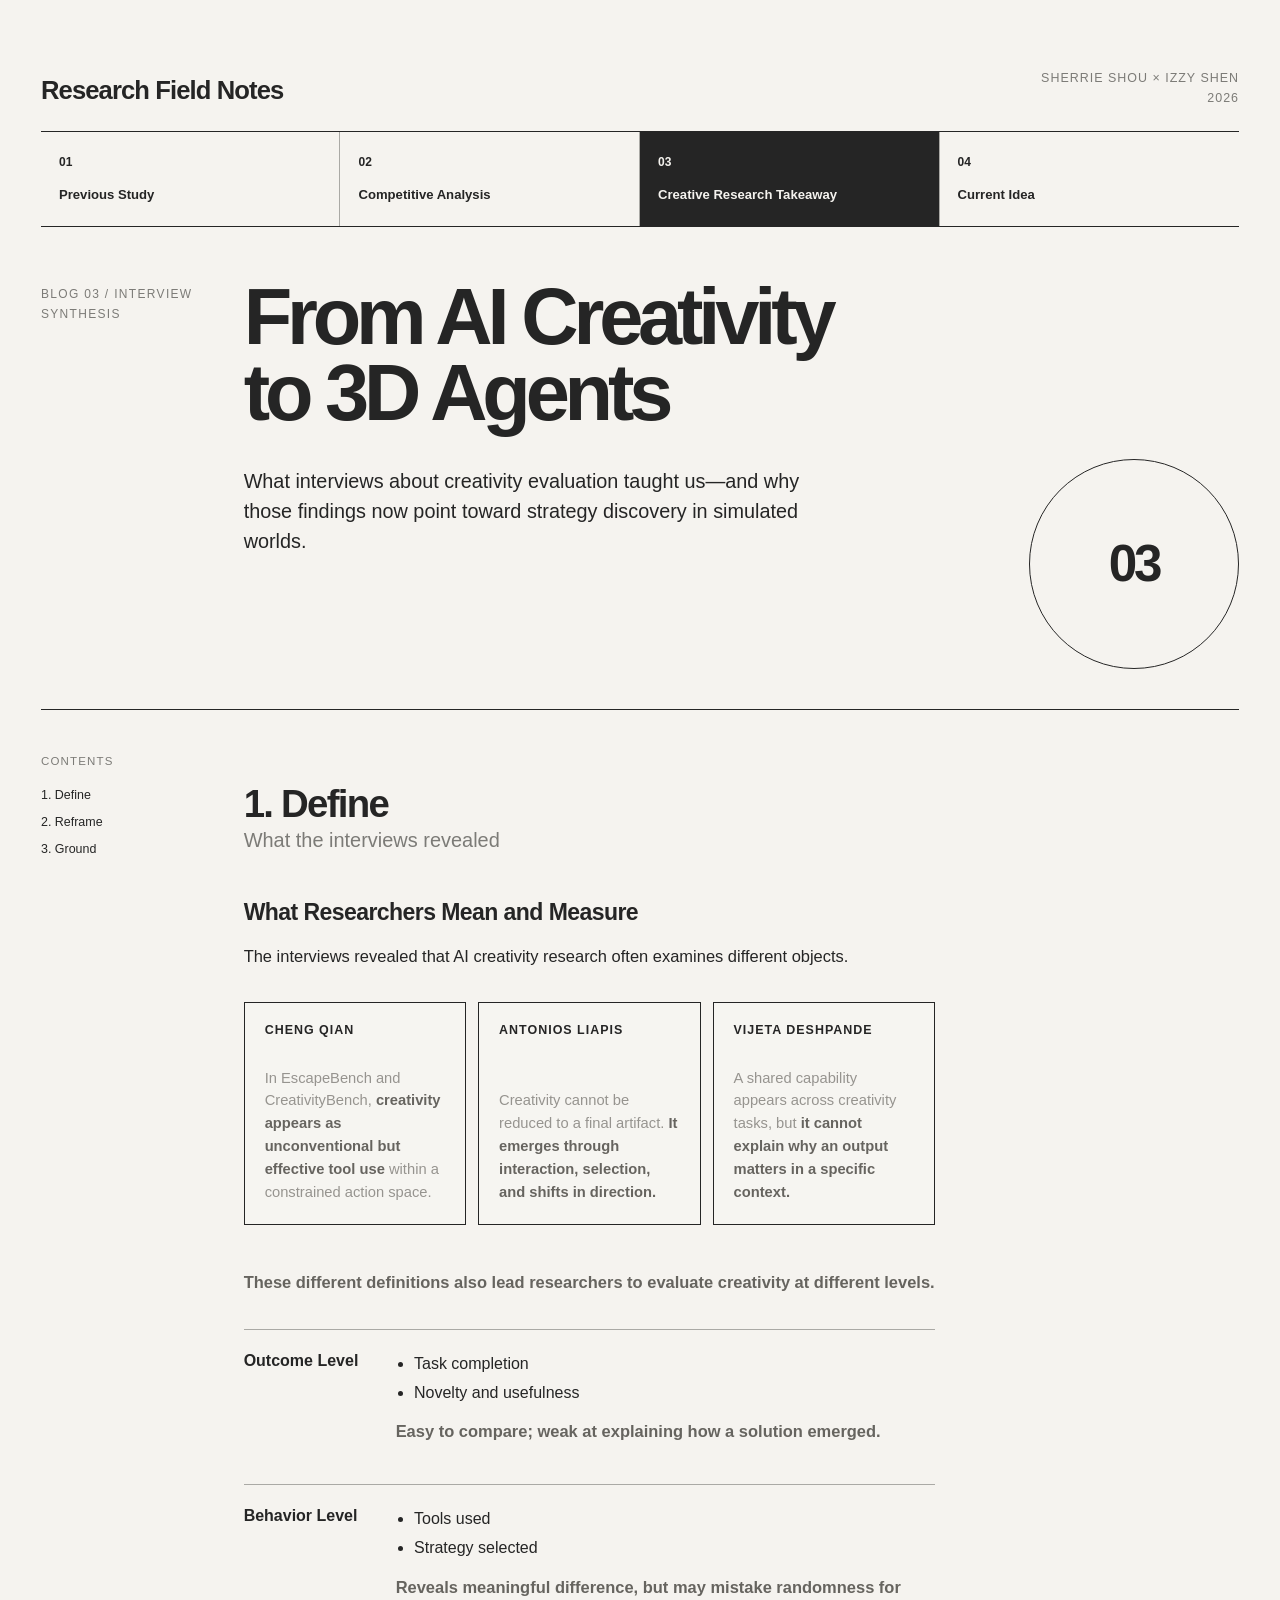
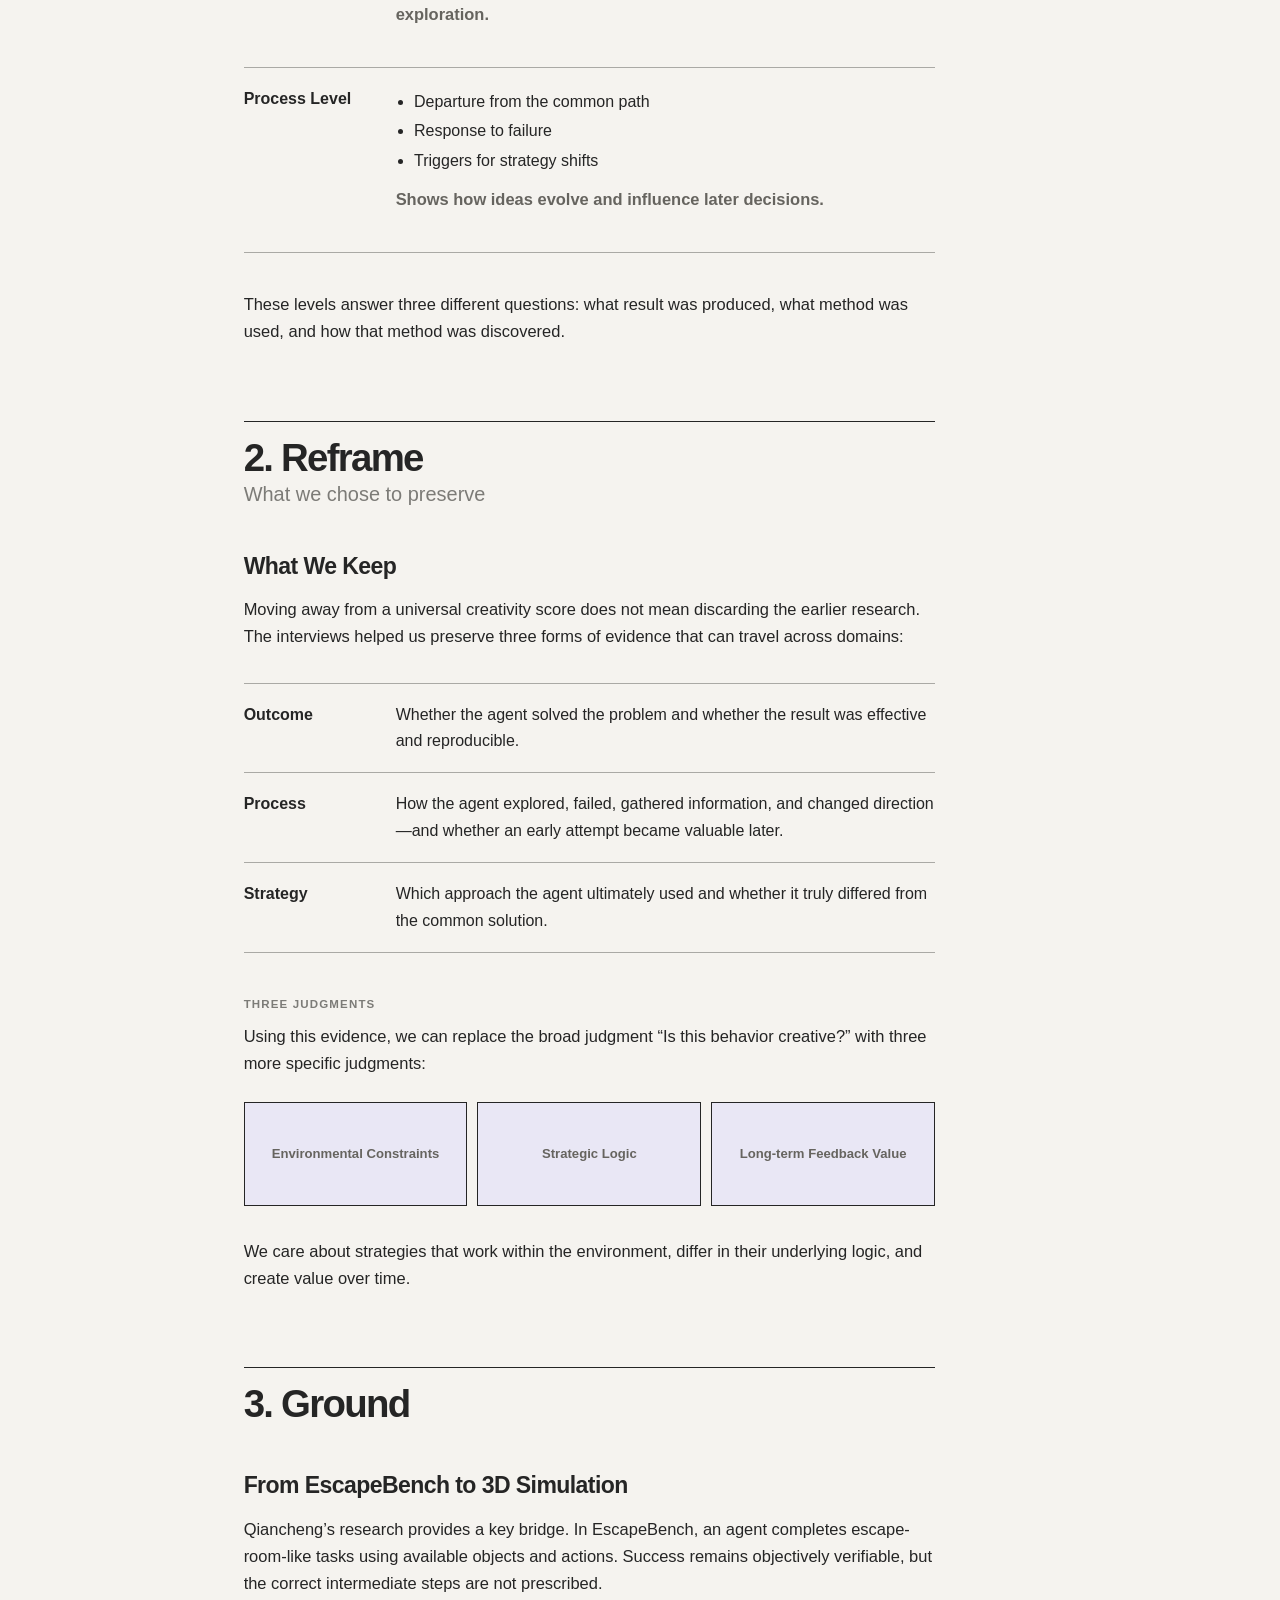
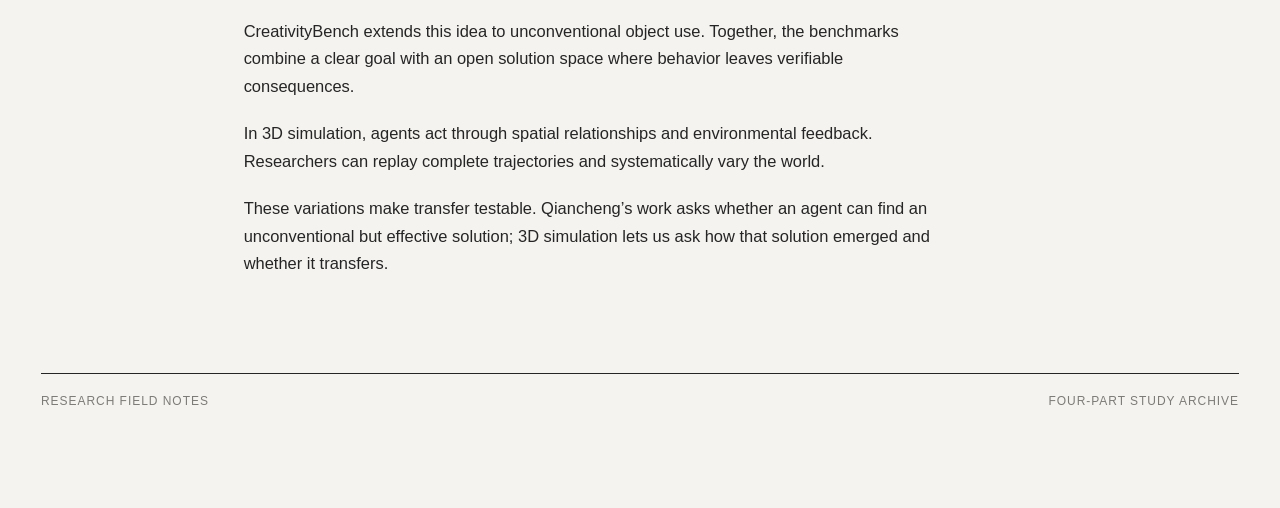
<file: index.html>
<!doctype html>
<html lang="en">
<head>
  <meta charset="utf-8" />
  <meta name="viewport" content="width=device-width, initial-scale=1" />
  <meta name="description" content="Research notes on AI evaluation, creativity, and 3D agent simulation." />
  <title>Research Field Notes</title>
  <link rel="icon" type="image/svg+xml" href="data:image/svg+xml,%3Csvg xmlns='http://www.w3.org/2000/svg' viewBox='0 0 64 64'%3E%3Crect width='64' height='64' rx='10' fill='%23222222'/%3E%3Ccircle cx='23' cy='32' r='10' fill='none' stroke='%23f5f3ef' stroke-width='3'/%3E%3Crect x='35' y='22' width='15' height='20' fill='%23e9e7f5' stroke='%23f5f3ef' stroke-width='2'/%3E%3C/svg%3E" />
  <style>
    :root {
      --paper: #f5f3ef;
      --ink: #252525;
      --muted: #7c7b77;
      --line: #aaa9a5;
      --line-light: #d8d5cf;
      --lavender: #e9e7f5;
      --pink: #f5dfda;
      --blue: #85acc8;
      --yellow: #d6b85b;
      --max: 1440px;
      --gutter: clamp(20px, 3.2vw, 52px);
    }

    * { box-sizing: border-box; }
    html { scroll-behavior: smooth; }
    body {
      margin: 0;
      color: var(--ink);
      background: var(--paper);
      font-family: Inter, ui-sans-serif, -apple-system, BlinkMacSystemFont, "Segoe UI", sans-serif;
      line-height: 1.65;
      -webkit-font-smoothing: antialiased;
    }

    button, a { font: inherit; }
    button { color: inherit; }

    .shell {
      width: min(100%, var(--max));
      margin: 0 auto;
      padding: 0 var(--gutter) 96px;
    }

    .masthead {
      display: grid;
      grid-template-columns: repeat(12, minmax(0, 1fr));
      gap: 18px;
      align-items: end;
      min-height: 132px;
      border-bottom: 1px solid var(--ink);
    }

    .brand {
      grid-column: 1 / span 5;
      margin: 0 0 20px;
      font-size: clamp(1.25rem, 2vw, 1.75rem);
      letter-spacing: -0.035em;
      font-weight: 650;
    }

    .masthead-meta {
      grid-column: 10 / -1;
      margin: 0 0 22px;
      color: var(--muted);
      text-align: right;
      font-size: .78rem;
      letter-spacing: .08em;
      text-transform: uppercase;
    }

    .tabs {
      display: grid;
      grid-template-columns: repeat(4, 1fr);
      border-bottom: 1px solid var(--ink);
    }

    .tab {
      appearance: none;
      border: 0;
      border-right: 1px solid var(--line);
      background: transparent;
      min-height: 94px;
      padding: 17px 18px 16px;
      text-align: left;
      cursor: pointer;
      transition: background .18s ease, color .18s ease;
    }

    .tab:last-child { border-right: 0; }
    .tab:hover { background: rgba(233, 231, 245, .56); }
    .tab[aria-selected="true"] { background: var(--ink); color: var(--paper); }
    .tab-no { display: block; margin-bottom: 11px; font-size: .75rem; font-weight: 700; }
    .tab-label { display: block; font-size: clamp(.82rem, 1vw, .98rem); font-weight: 600; }

    .panel { display: none; }
    .panel.active { display: block; animation: reveal .26s ease both; }
    @keyframes reveal { from { opacity: 0; transform: translateY(5px); } to { opacity: 1; transform: none; } }

    .article-head {
      display: grid;
      grid-template-columns: repeat(12, minmax(0, 1fr));
      column-gap: 18px;
      row-gap: 28px;
      padding: 52px 0 40px;
      border-bottom: 1px solid var(--ink);
    }

    .eyebrow {
      grid-column: 1 / span 2;
      margin: 6px 0 0;
      color: var(--muted);
      font-size: .75rem;
      letter-spacing: .11em;
      text-transform: uppercase;
    }

    .article-title {
      grid-column: 3 / span 8;
      margin: 0;
      max-width: 920px;
      font-size: clamp(2.5rem, 6.2vw, 6.4rem);
      line-height: .96;
      letter-spacing: -.065em;
      font-weight: 650;
    }

    .article-deck {
      grid-column: 3 / span 6;
      margin: 8px 0 0;
      font-size: clamp(1.05rem, 1.55vw, 1.35rem);
      line-height: 1.5;
      max-width: 760px;
    }

    .article-mark {
      grid-column: 10 / -1;
      grid-row: 2 / span 2;
      display: grid;
      place-items: center;
      width: min(100%, 210px);
      aspect-ratio: 1;
      justify-self: end;
      border: 1px solid var(--ink);
      border-radius: 50%;
      font-size: clamp(2rem, 4vw, 4rem);
      font-weight: 650;
      letter-spacing: -.06em;
    }

    .article-body {
      display: grid;
      grid-template-columns: repeat(12, minmax(0, 1fr));
      gap: 18px;
      padding-top: 42px;
    }

    .toc {
      grid-column: 1 / span 2;
      align-self: start;
      position: sticky;
      top: 22px;
      padding-right: 10px;
    }

    .toc-title, .note-title {
      margin: 0 0 16px;
      font-size: .72rem;
      letter-spacing: .1em;
      text-transform: uppercase;
      color: var(--muted);
    }

    .toc a {
      display: block;
      margin: 0 0 10px;
      color: inherit;
      text-decoration: none;
      font-size: .78rem;
      line-height: 1.35;
    }
    .toc a:hover { text-decoration: underline; text-underline-offset: 3px; }

    .prose { grid-column: 3 / span 7; min-width: 0; }
    .prose > p:first-child { margin-top: 0; }
    .prose p { margin: 0 0 1.25em; font-size: 1.03rem; }
    .prose a {
      color: inherit;
      text-decoration-thickness: 1px;
      text-underline-offset: 3px;
    }
    .prose ul, .prose ol { margin: 0 0 1.6rem; padding-left: 1.3rem; }
    .prose li { margin: .45rem 0; }
    .formula {
      margin: .8rem 0;
      padding: 14px 16px;
      border: 1px solid var(--line);
      background: rgba(233, 231, 245, .48);
      font-family: ui-monospace, SFMono-Regular, Menlo, Consolas, monospace;
      font-size: .86rem;
      line-height: 1.5;
      overflow-x: auto;
    }
    .resource-links {
      display: flex;
      flex-wrap: wrap;
      gap: 8px;
      margin: 1rem 0 2rem;
    }
    .resource-links a {
      padding: 7px 12px;
      border: 1px solid var(--ink);
      text-decoration: none;
      font-size: .76rem;
      font-weight: 700;
    }
    .resource-links a:hover { background: var(--lavender); }
    .prose h2 {
      margin: 4.7rem 0 2.2rem;
      padding-top: 1rem;
      border-top: 1px solid var(--ink);
      font-size: clamp(1.75rem, 3vw, 3rem);
      line-height: 1.05;
      letter-spacing: -.045em;
    }
    .prose h2:first-of-type { margin-top: 2rem; }
    #panel-3 .prose h2:first-of-type { padding-top: 0; border-top: 0; }
    .prose h3 {
      margin: 3rem 0 1rem;
      font-size: clamp(1.2rem, 1.8vw, 1.55rem);
      line-height: 1.2;
      letter-spacing: -.025em;
    }
    .section-en { display: block; }
    .section-cn { display: block; margin-top: .35rem; color: var(--muted); font-size: .52em; letter-spacing: 0; font-weight: 500; }

    .definition-list {
      display: grid;
      grid-template-columns: 1fr;
      margin: 2rem 0 2.4rem;
      border-top: 1px solid var(--line);
    }
    .definition {
      display: grid;
      grid-template-columns: 130px 1fr;
      gap: 22px;
      padding: 18px 0;
      border-bottom: 1px solid var(--line);
    }
    .definition dt { font-weight: 700; }
    .definition dd { margin: 0; }

    .judgment-grid {
      display: grid;
      grid-template-columns: repeat(3, minmax(0, 1fr));
      gap: 10px;
      margin: 1.5rem 0 2rem;
    }
    .judgment-box {
      min-height: 104px;
      display: flex;
      align-items: center;
      justify-content: center;
      padding: 18px;
      border: 1px solid var(--ink);
      background: var(--lavender);
      color: #66645f;
      text-align: center;
      font-size: .82rem;
      font-weight: 700;
      line-height: 1.3;
    }

    .network-figure {
      margin: 3.5rem 0 1rem;
      padding-top: 1rem;
      border-top: 1px solid var(--ink);
    }
    .network-figure svg {
      display: block;
      width: 100%;
      height: auto;
      margin-top: 1.4rem;
    }
    .network-figure figcaption {
      margin-top: 1rem;
      color: var(--muted);
      font-size: .78rem;
    }
    .figure-takeaway {
      margin: 1.8rem 0 0;
      padding: 22px 24px;
      border-left: 3px solid #9b98b5;
      background: var(--lavender);
      color: #66645f;
      font-size: 1.05rem;
      font-weight: 650;
      line-height: 1.55;
    }
    .network-title { font-size: 28px; font-weight: 650; letter-spacing: -.03em; fill: var(--ink); }
    .network-node { fill: var(--lavender); stroke: var(--ink); stroke-width: 1.5; }
    .network-note { fill: rgba(245, 223, 218, .58); stroke: var(--line); stroke-width: 1; }
    .network-path { fill: none; stroke: var(--ink); stroke-width: 1.6; }
    .network-guide { fill: none; stroke: var(--line); stroke-width: 1; stroke-dasharray: 5 6; }
    .network-node-text { fill: var(--ink); font-size: 17px; font-weight: 650; text-anchor: middle; }
    .network-note-text { fill: #66645f; font-size: 13px; text-anchor: middle; }
    .network-path-label { fill: var(--muted); font-size: 12px; letter-spacing: .02em; text-anchor: middle; }

    .researcher-grid {
      display: grid;
      grid-template-columns: repeat(3, minmax(0, 1fr));
      gap: 12px;
      margin: 2rem 0 2.4rem;
    }

    .researcher-card {
      min-height: 220px;
      display: flex;
      flex-direction: column;
      justify-content: space-between;
      padding: 20px;
      border: 1px solid var(--ink);
      background: rgba(255, 255, 255, .16);
    }

    .researcher-card h4 {
      margin: 0 0 28px;
      font-size: .78rem;
      line-height: 1.25;
      letter-spacing: .08em;
      text-transform: uppercase;
    }

    .researcher-card p {
      margin: 0;
      color: #96948f;
      font-size: .92rem;
      line-height: 1.55;
    }

    .card-emphasis {
      color: #66645f;
      font-weight: 700;
    }

    .evaluation-stack {
      display: grid;
      gap: 10px;
      margin: 2rem 0 2.4rem;
    }

    .evaluation-level {
      display: grid;
      grid-template-columns: 138px minmax(0, 1fr);
      min-height: 118px;
      border: 1px solid var(--ink);
    }

    .level-label {
      display: flex;
      align-items: center;
      padding: 18px;
      border-right: 1px solid var(--ink);
      background: var(--lavender);
      font-size: .76rem;
      font-weight: 700;
      line-height: 1.3;
      letter-spacing: .06em;
      text-transform: uppercase;
    }

    .level-copy {
      display: flex;
      align-items: center;
      padding: 20px 22px;
      color: #777570;
      font-size: .95rem;
      line-height: 1.6;
    }

    .level-content { width: 100%; }

    .level-content ul {
      margin: 0 0 14px;
      padding-left: 1.15rem;
    }

    .level-content li { margin: 3px 0; }

    .level-takeaway {
      margin: 0;
      color: #66645f;
      font-weight: 700;
    }

    .evaluation-definitions ul {
      margin: 0 0 12px;
      padding-left: 1.15rem;
    }

    .evaluation-definitions li { margin: 3px 0; }

    .minor-label {
      margin: 2.6rem 0 .6rem !important;
      color: var(--muted);
      font-size: .72rem !important;
      font-weight: 700;
      letter-spacing: .1em;
      text-transform: uppercase;
    }

    .grid-transition {
      margin: 2.8rem 0 1.4rem !important;
      color: #66645f;
      font-weight: 600;
    }

    .side-note {
      grid-column: 11 / -1;
      align-self: start;
      position: sticky;
      top: 22px;
      border: 1px solid var(--ink);
      background: var(--lavender);
      padding: 18px;
      font-size: .82rem;
      line-height: 1.5;
    }
    .side-note p { margin: 0 0 1rem; }
    .side-note p:last-child { margin-bottom: 0; }

    .bridge {
      display: grid;
      grid-template-columns: 1fr 44px 1fr 44px 1fr;
      align-items: center;
      margin: 2.5rem 0;
      padding: 22px 0;
    }
    .bridge-node {
      display: grid;
      place-items: center;
      min-height: 112px;
      padding: 15px;
      border: 1px solid var(--ink);
      text-align: center;
      font-size: .84rem;
    }
    .bridge-node:nth-child(1) { border-radius: 50%; aspect-ratio: 1; }
    .bridge-node:nth-child(3) { background: var(--lavender); }
    .bridge-node:nth-child(5) { background: var(--pink); clip-path: polygon(50% 0,100% 50%,50% 100%,0 50%); border: 0; }
    .bridge-line { height: 1px; background: var(--line); position: relative; }
    .bridge-line::after { content: ""; position: absolute; right: 0; top: -3px; width: 7px; height: 7px; border-top: 1px solid var(--ink); border-right: 1px solid var(--ink); transform: rotate(45deg); }

    .placeholder {
      min-height: 530px;
      display: grid;
      place-items: center;
      border: 1px dashed var(--line);
      text-align: center;
      padding: 42px;
    }
    .placeholder-inner { max-width: 490px; }
    .placeholder-shape {
      width: 86px;
      height: 86px;
      margin: 0 auto 26px;
      border: 1px solid var(--ink);
      background: var(--lavender);
    }
    .placeholder h2 { border: 0; margin: 0 0 12px; padding: 0; font-size: 2rem; }
    .placeholder p { color: var(--muted); }

    .footer {
      display: flex;
      justify-content: space-between;
      gap: 20px;
      margin-top: 76px;
      padding-top: 18px;
      border-top: 1px solid var(--ink);
      color: var(--muted);
      font-size: .75rem;
      text-transform: uppercase;
      letter-spacing: .08em;
    }

    @media (max-width: 900px) {
      .masthead { min-height: 104px; }
      .brand { grid-column: 1 / span 8; }
      .masthead-meta { grid-column: 9 / -1; }
      .tabs { grid-template-columns: repeat(2, 1fr); }
      .tab:nth-child(2) { border-right: 0; }
      .tab:nth-child(-n+2) { border-bottom: 1px solid var(--line); }
      .article-title { grid-column: 1 / span 10; }
      .eyebrow { grid-column: 1 / -1; }
      .article-deck { grid-column: 1 / span 8; }
      .article-mark { grid-column: 10 / -1; }
      .toc { display: none; }
      .prose { grid-column: 1 / span 9; }
      .side-note { grid-column: 10 / -1; }
    }

    @media (max-width: 640px) {
      .shell { padding-bottom: 52px; }
      .masthead { display: flex; justify-content: space-between; min-height: 86px; }
      .brand { margin-bottom: 16px; font-size: 1.15rem; }
      .masthead-meta { margin-bottom: 17px; font-size: .66rem; }
      .tabs { margin: 0 calc(var(--gutter) * -1); }
      .tab { min-height: 84px; padding: 13px var(--gutter); }
      .tab-label { font-size: .78rem; }
      .article-head { padding-top: 36px; }
      .article-title { grid-column: 1 / -1; font-size: clamp(2.4rem, 14vw, 4.2rem); }
      .article-deck { grid-column: 1 / -1; }
      .article-mark { display: none; }
      .article-body { display: block; padding-top: 30px; }
      .prose p { font-size: 1rem; }
      .side-note { position: static; margin: 42px 0 0; }
      .definition { grid-template-columns: 1fr; gap: 5px; }
      .researcher-grid { grid-template-columns: 1fr; }
      .judgment-grid { grid-template-columns: 1fr; }
      .researcher-card { min-height: 0; }
      .evaluation-level { grid-template-columns: 1fr; }
      .level-label { border-right: 0; border-bottom: 1px solid var(--ink); }
      .bridge { grid-template-columns: 1fr; gap: 12px; }
      .bridge-node:nth-child(1) { width: 140px; justify-self: center; }
      .bridge-node:nth-child(5) { min-height: 150px; width: 150px; justify-self: center; }
      .bridge-line { width: 1px; height: 28px; justify-self: center; }
      .bridge-line::after { right: -3px; top: auto; bottom: 0; transform: rotate(135deg); }
      .footer { flex-direction: column; }
    }
  </style>
</head>
<body>
  <main class="shell">
    <header class="masthead">
      <p class="brand">Research Field Notes</p>
      <p class="masthead-meta">Sherrie Shou × Izzy Shen<br />2026</p>
    </header>

    <nav class="tabs" aria-label="Research blogs" role="tablist">
      <button class="tab" id="tab-1" role="tab" aria-selected="false" aria-controls="panel-1" tabindex="-1"><span class="tab-no">01</span><span class="tab-label">Previous Study</span></button>
      <button class="tab" id="tab-2" role="tab" aria-selected="false" aria-controls="panel-2" tabindex="-1"><span class="tab-no">02</span><span class="tab-label">Competitive Analysis</span></button>
      <button class="tab" id="tab-3" role="tab" aria-selected="true" aria-controls="panel-3"><span class="tab-no">03</span><span class="tab-label">Creative Research Takeaway</span></button>
      <button class="tab" id="tab-4" role="tab" aria-selected="false" aria-controls="panel-4" tabindex="-1"><span class="tab-no">04</span><span class="tab-label">Current Idea</span></button>
    </nav>

    <section class="panel" id="panel-1" role="tabpanel" aria-labelledby="tab-1" hidden>
      <header class="article-head">
        <p class="eyebrow">Blog 01 / Initial Direction</p>
        <h1 class="article-title">Michelins for AI<br />Benchmark Research</h1>
        <p class="article-deck">An early proposal for making AI evaluation research more visible, interpretable, and useful to industry.</p>
        <div class="article-mark" aria-hidden="true">01</div>
      </header>
      <div class="article-body">
        <aside class="toc" aria-label="Article contents">
          <p class="toc-title">Contents</p>
          <a href="#michelin-model">1. The Model</a>
          <a href="#research-gap">2. The Gap</a>
          <a href="#evaluation-ecosystem">3. The Ecosystem</a>
        </aside>
        <article class="prose">
          <h2 id="michelin-model"><span class="section-en">1. The Model</span><span class="section-cn">From promotion to trusted evaluation</span></h2>
          <p>The first Michelin Guide was published in France in 1900. It listed maps, petrol stations, and other resources intended to encourage motorists to travel farther, wear out their tires, and purchase more.</p>
          <p>Over time, the guide developed into a credible restaurant rating system. Anonymous inspectors paid for their own meals and produced independent assessments. What began as marketing became trusted evaluation infrastructure.</p>

          <h2 id="research-gap"><span class="section-en">2. The Gap</span><span class="section-cn">Why AI research struggles to travel</span></h2>
          <p>AI research and industry lack a comparable system for discovering, interpreting, and validating evaluation methods. New benchmark and data-pipeline research appears faster than most people can meaningfully assess it.</p>
          <dl class="definition-list">
            <div class="definition"><dt>Visibility</dt><dd>Independent research is difficult to discover unless it is continuously maintained, promoted, or associated with a well-known lab.</dd></div>
            <div class="definition"><dt>Adoption</dt><dd>Industry teams rarely have enough time to follow every paper or determine which methods matter in their own application context.</dd></div>
            <div class="definition"><dt>Interpretation</dt><dd>Benchmark scores describe performance numerically, but many people cannot see what a model can actually do through those numbers alone.</dd></div>
          </dl>
          <p>The result is a visibility gap: research with strong institutional reach receives attention, while other useful methods remain difficult to find and evaluate.</p>

          <h2 id="evaluation-ecosystem"><span class="section-en">3. The Ecosystem</span><span class="section-cn">Making capability evaluation experiential</span></h2>
          <p>What if evaluating a model were as accessible as playing a game on Steam? Users could interact with capabilities directly, compare how models behave, and discuss the differences through visible evidence.</p>
          <p>Expert “inspectors” could then test whether a capability creates value inside a real application. Their extended reviews would document the model, evaluation method, use context, and observed outcome.</p>
          <p>This evidence could help industry select models, help users understand capabilities, and give researchers feedback about what deserves further development. Together, these exchanges could form a healthier loop between <strong class="card-emphasis">research, users, and industry.</strong></p>
          <figure class="network-figure" aria-labelledby="network-effect-title network-effect-caption">
            <svg viewBox="0 0 900 570" role="img" aria-labelledby="network-effect-title network-effect-desc">
              <title id="network-effect-title">The Network Effect</title>
              <desc id="network-effect-desc">A circular relationship connects independent researchers, users, and industry. Researchers publish testable capabilities, users generate interaction evidence, and industry adoption returns recognition and feedback to researchers.</desc>
              <defs>
                <marker id="network-arrow" viewBox="0 0 10 10" refX="8" refY="5" markerWidth="6" markerHeight="6" orient="auto-start-reverse">
                  <path d="M 0 0 L 10 5 L 0 10 z" fill="#252525"></path>
                </marker>
              </defs>

              <text class="network-title" x="450" y="46" text-anchor="middle">The Network Effect</text>

              <path class="network-path" d="M 255 374 C 220 260, 280 164, 382 150" marker-end="url(#network-arrow)"></path>
              <path class="network-path" d="M 518 150 C 626 166, 687 258, 645 374" marker-end="url(#network-arrow)"></path>
              <path class="network-path" d="M 570 430 C 490 505, 408 505, 330 430" marker-end="url(#network-arrow)"></path>

              <text class="network-path-label" x="272" y="235">publish testable capabilities</text>
              <text class="network-path-label" x="634" y="235">generate interaction evidence</text>
              <text class="network-path-label" x="450" y="505">adoption, recognition, and feedback</text>

              <rect class="network-node" x="382" y="104" width="136" height="96" rx="2"></rect>
              <text class="network-node-text" x="450" y="145"><tspan x="450" dy="0">Users</tspan><tspan x="450" dy="23">&amp; Evaluators</tspan></text>

              <rect class="network-node" x="172" y="374" width="158" height="106" rx="2"></rect>
              <text class="network-node-text" x="251" y="417"><tspan x="251" dy="0">Independent</tspan><tspan x="251" dy="23">Researchers</tspan></text>

              <rect class="network-node" x="570" y="374" width="158" height="106" rx="2"></rect>
              <text class="network-node-text" x="649" y="438">Industry</text>

              <path class="network-guide" d="M 450 200 L 450 250"></path>
              <rect class="network-note" x="340" y="250" width="220" height="70" rx="2"></rect>
              <text class="network-note-text" x="450" y="280"><tspan x="450" dy="0">Visible, interactive experiences</tspan><tspan x="450" dy="20">make capabilities understandable.</tspan></text>

              <path class="network-guide" d="M 172 427 L 112 427"></path>
              <rect class="network-note" x="8" y="377" width="104" height="100" rx="2"></rect>
              <text class="network-note-text" x="60" y="412"><tspan x="60" dy="0">Research gains</tspan><tspan x="60" dy="19">recognition</tspan><tspan x="60" dy="19">through use.</tspan></text>

              <path class="network-guide" d="M 728 427 L 788 427"></path>
              <rect class="network-note" x="788" y="377" width="104" height="100" rx="2"></rect>
              <text class="network-note-text" x="840" y="403"><tspan x="840" dy="0">Industry sees</tspan><tspan x="840" dy="19">value through</tspan><tspan x="840" dy="19">real-world</tspan><tspan x="840" dy="19">evidence.</tspan></text>
            </svg>
            <figcaption id="network-effect-caption">Each participant produces evidence that increases the value of the network for the others.</figcaption>
          </figure>
          <p class="figure-takeaway">Most companies currently evaluate the foundation model. What matters increasingly, however, is the architecture and systems surrounding task execution. We may need benchmarks that evaluate these systems as a whole.</p>
        </article>
        <aside class="side-note"><p class="note-title">Initial hypothesis</p><p>AI evaluation becomes more useful when abstract scores are paired with interactive evidence and credible expert review.</p></aside>
      </div>
    </section>

    <section class="panel" id="panel-2" role="tabpanel" aria-labelledby="tab-2" hidden>
      <header class="article-head">
        <p class="eyebrow">Blog 02 / Case Study</p>
        <h1 class="article-title">Arena.ai<br />Competitive Analysis</h1>
        <p class="article-deck">How a research tool for pairwise model comparison became evaluation infrastructure for the AI industry.</p>
        <div class="article-mark" aria-hidden="true">02</div>
      </header>
      <div class="article-body">
        <aside class="toc" aria-label="Article contents">
          <p class="toc-title">Contents</p>
          <a href="#arena-origin">1. Origin</a>
          <a href="#arena-system">2. Ranking System</a>
          <a href="#arena-hard">3. Arena-Hard</a>
        </aside>
        <article class="prose">
          <h2 id="arena-origin"><span class="section-en">1. Origin</span><span class="section-cn">From Vicuna evaluation to an open arena</span></h2>
          <div class="resource-links"><a href="https://arena.ai/blog" target="_blank" rel="noopener noreferrer">Arena Blog ↗</a></div>
          <p>Arena began as a response to a credibility problem. The team trained Vicuna-13B by fine-tuning LLaMA on 70,000 user-shared conversations collected through ShareGPT and built FastChat as an open-source toolkit for training and evaluating chat models.</p>
          <p>Early evaluation relied on GPT-4 as a judge, but a single automated score was not persuasive enough to establish that Vicuna performed better. Arena introduced direct, pairwise model comparisons based on human votes.</p>

          <h3>Why It Gained Traction</h3>
          <ul>
            <li>Competition among proprietary and open-source models was intense, and many early voters were developers.</li>
            <li>Users could access GPT-4, Claude, and PaLM 2 for free inside the arena.</li>
            <li>The team published an updated leaderboard every two weeks.</li>
            <li>The MT-Bench paper gave the evaluation method research visibility.</li>
            <li>Open datasets made the system useful beyond the product itself.</li>
          </ul>

          <h2 id="arena-system"><span class="section-en">2. Ranking System</span><span class="section-cn">From sequential ratings to fitted preferences</span></h2>
          <h3>Elo</h3>
          <p>Arena initially used Elo because it was familiar and had already appeared in Anthropic’s LLM research.</p>
          <div class="formula">E<sub>A</sub> = 1 / (1 + 10<sup>((R<sub>B</sub> − R<sub>A</sub>) / 400)</sup>)</div>
          <div class="formula">R<sub>A</sub>′ = R<sub>A</sub> + K · (S<sub>A</sub> − E<sub>A</sub>)</div>
          <p>Elo updates ratings one comparison at a time, so results depend on vote order and the selected K value. That behavior makes sense for chess players whose skill changes, but models remain fixed during evaluation.</p>

          <h3>Bradley–Terry</h3>
          <div class="formula">P(A beats B) = 1 / (1 + e<sup>(ξ<sub>B</sub> − ξ<sub>A</sub>)</sup>)</div>
          <ul>
            <li>Each model receives one fitted strength value, ξ.</li>
            <li>All votes are fitted together through logistic regression.</li>
            <li>Each battle becomes one row, with +1 for model A and −1 for model B.</li>
            <li>A tie counts as half a win and half a loss.</li>
            <li>The fitted strength is rescaled to resemble Elo: 400 points per tenfold change in odds, making a 100-point difference roughly equivalent to a 64% win probability.</li>
          </ul>

          <h3>Potential Upgrades</h3>
          <dl class="definition-list">
            <div class="definition"><dt>Davidson / Rao–Kupper</dt><dd>Model ties directly instead of converting them into partial wins and losses.</dd></div>
            <div class="definition"><dt>Crowd-BT</dt><dd>Weight voters according to their estimated reliability.</dd></div>
            <div class="definition"><dt>Prompt-to-Leaderboard</dt><dd>Estimate model rankings conditionally for different kinds of prompts.</dd></div>
            <div class="definition"><dt>Mixture Models</dt><dd>Represent different user preferences instead of forcing every vote into one shared ranking.</dd></div>
          </dl>

          <h2 id="arena-hard"><span class="section-en">3. Arena-Hard</span><span class="section-cn">Criteria for a stronger benchmark</span></h2>
          <div class="resource-links">
            <a href="https://arena.ai/blog/arena-hard" target="_blank" rel="noopener noreferrer">Arena-Hard Blog ↗</a>
            <a href="https://github.com/lmarena/arena-hard-auto" target="_blank" rel="noopener noreferrer">GitHub Repository ↗</a>
          </div>
          <dl class="definition-list">
            <div class="definition"><dt>Human Agreement</dt><dd>Scores should correlate with human preferences in real-world use cases.</dd></div>
            <div class="definition"><dt>Separability</dt><dd>Scores should include confidence intervals and distinguish models with high confidence.</dd></div>
            <div class="definition"><dt>Freshness</dt><dd>Prompts should be new and unseen to reduce test leakage.</dd></div>
          </dl>
        </article>
        <aside class="side-note"><p class="note-title">Case-study focus</p><p>Origin</p><p>Ranking design</p><p>Industry recognition</p></aside>
      </div>
    </section>

    <section class="panel active" id="panel-3" role="tabpanel" aria-labelledby="tab-3">
      <header class="article-head">
        <p class="eyebrow">Blog 03 / Interview Synthesis</p>
        <h1 class="article-title">From AI Creativity<br />to 3D Agents</h1>
        <p class="article-deck">What interviews about creativity evaluation taught us—and why those findings now point toward strategy discovery in simulated worlds.</p>
        <div class="article-mark" aria-hidden="true">03</div>
      </header>

      <div class="article-body">
        <aside class="toc" aria-label="Article contents">
          <p class="toc-title">Contents</p>
          <a href="#defining">1. Define</a>
          <a href="#reframing">2. Reframe</a>
          <a href="#situating">3. Ground</a>
        </aside>

        <article class="prose">
          <h2 id="defining"><span class="section-en">1. Define</span><span class="section-cn">What the interviews revealed</span></h2>
          <h3>What Researchers Mean and Measure</h3>
          <p>The interviews revealed that AI creativity research often examines different objects.</p>
          <div class="researcher-grid" aria-label="Three perspectives on creativity">
            <section class="researcher-card">
              <h4>Cheng Qian</h4>
              <p>In EscapeBench and CreativityBench, <strong class="card-emphasis">creativity appears as unconventional but effective tool use</strong> within a constrained action space.</p>
            </section>
            <section class="researcher-card">
              <h4>Antonios Liapis</h4>
              <p>Creativity cannot be reduced to a final artifact. <strong class="card-emphasis">It emerges through interaction, selection, and shifts in direction.</strong></p>
            </section>
            <section class="researcher-card">
              <h4>Vijeta Deshpande</h4>
              <p>A shared capability appears across creativity tasks, but <strong class="card-emphasis">it cannot explain why an output matters in a specific context.</strong></p>
            </section>
          </div>
          <p class="grid-transition">These different definitions also lead researchers to evaluate creativity at different levels.</p>
          <dl class="definition-list evaluation-definitions" aria-label="Three levels of creativity evaluation">
            <div class="definition">
              <dt>Outcome Level</dt>
              <dd>
                <ul><li>Task completion</li><li>Novelty and usefulness</li></ul>
                <p class="level-takeaway">Easy to compare; weak at explaining how a solution emerged.</p>
              </dd>
            </div>
            <div class="definition">
              <dt>Behavior Level</dt>
              <dd>
                <ul><li>Tools used</li><li>Strategy selected</li></ul>
                <p class="level-takeaway">Reveals meaningful difference, but may mistake randomness for exploration.</p>
              </dd>
            </div>
            <div class="definition">
              <dt>Process Level</dt>
              <dd>
                <ul><li>Departure from the common path</li><li>Response to failure</li><li>Triggers for strategy shifts</li></ul>
                <p class="level-takeaway">Shows how ideas evolve and influence later decisions.</p>
              </dd>
            </div>
          </dl>
          <p>These levels answer three different questions: what result was produced, what method was used, and how that method was discovered.</p>

          <h2 id="reframing"><span class="section-en">2. Reframe</span><span class="section-cn">What we chose to preserve</span></h2>
          <h3>What We Keep</h3>
          <p>Moving away from a universal creativity score does not mean discarding the earlier research. The interviews helped us preserve three forms of evidence that can travel across domains:</p>
          <dl class="definition-list">
            <div class="definition"><dt>Outcome</dt><dd>Whether the agent solved the problem and whether the result was effective and reproducible.</dd></div>
            <div class="definition"><dt>Process</dt><dd>How the agent explored, failed, gathered information, and changed direction—and whether an early attempt became valuable later.</dd></div>
            <div class="definition"><dt>Strategy</dt><dd>Which approach the agent ultimately used and whether it truly differed from the common solution.</dd></div>
          </dl>
          <p class="minor-label">Three judgments</p>
          <p>Using this evidence, we can replace the broad judgment “Is this behavior creative?” with three more specific judgments:</p>
          <div class="judgment-grid" aria-label="Three judgments">
            <div class="judgment-box">Environmental Constraints</div>
            <div class="judgment-box">Strategic Logic</div>
            <div class="judgment-box">Long-term Feedback Value</div>
          </div>
          <p>We care about strategies that work within the environment, differ in their underlying logic, and create value over time.</p>

          <h2 id="situating"><span class="section-en">3. Ground</span></h2>
          <h3>From EscapeBench to 3D Simulation</h3>
          <p>Qiancheng’s research provides a key bridge. In EscapeBench, an agent completes escape-room-like tasks using available objects and actions. Success remains objectively verifiable, but the correct intermediate steps are not prescribed.</p>
          <p>CreativityBench extends this idea to unconventional object use. Together, the benchmarks combine a clear goal with an open solution space where behavior leaves verifiable consequences.</p>
          <p>In 3D simulation, agents act through spatial relationships and environmental feedback. Researchers can replay complete trajectories and systematically vary the world.</p>
          <p>These variations make transfer testable. Qiancheng’s work asks whether an agent can find an unconventional but effective solution; 3D simulation lets us ask how that solution emerged and whether it transfers.</p>

        </article>

      </div>
    </section>

    <section class="panel" id="panel-4" role="tabpanel" aria-labelledby="tab-4" hidden>
      <header class="article-head">
        <p class="eyebrow">Blog 04 / Current Direction</p>
        <h1 class="article-title">Simulation in<br />3D Worlds</h1>
        <p class="article-deck">Two possible directions for testing coordination, strategy, and physical task execution in simulated environments.</p>
        <div class="article-mark" aria-hidden="true">04</div>
      </header>
      <div class="article-body">
        <aside class="toc" aria-label="Article contents">
          <p class="toc-title">Contents</p>
          <a href="#simulation-scope">1. Distinguish</a>
          <a href="#orchestration-direction">2. Orchestrate</a>
          <a href="#physical-direction">3. Embody</a>
        </aside>
        <article class="prose">
          <h2 id="simulation-scope"><span class="section-en">1. Distinguish</span><span class="section-cn">Behavioral worlds and physical worlds</span></h2>
          <p>Simulating agent-to-agent communication in a three-dimensional setting is different from placing agents inside a world governed by physical properties.</p>
          <dl class="definition-list">
            <div class="definition"><dt>Behavioral Simulation</dt><dd>Models how people or agents communicate, coordinate, and make decisions inside a spatial context.</dd></div>
            <div class="definition"><dt>Physical Simulation</dt><dd>Models movement, object interaction, spatial constraints, and embodied task execution, as required in robotics.</dd></div>
          </dl>
          <p>The first predicts behavior. The second tests whether an agent can act successfully in a world with physical consequences. Our next decision is which of these systems creates a meaningful and testable form of enterprise value.</p>

          <h3>The Simile Reference</h3>
          <p>Simile applies behavioral prediction to retail and merchandising contexts, including work associated with CVS. Its direction moved away from a persistent 3D environment and toward collecting richer human-behavior data through interviews.</p>
          <p>This raises a central question: <strong class="card-emphasis">when does representing behavior in 3D add value that cannot be produced through interviews, spreadsheets, or conventional simulation?</strong></p>

          <h2 id="orchestration-direction"><span class="section-en">2. Orchestrate</span><span class="section-cn">Simulate high-stakes collective execution</span></h2>
          <p>One direction is large-scale orchestration: using simulation to compare plans before many people must execute them under time pressure.</p>
          <div class="judgment-grid" aria-label="Orchestration criteria">
            <div class="judgment-box">Many People</div>
            <div class="judgment-box">Short Execution Window</div>
            <div class="judgment-box">High Cost of Failure</div>
          </div>
          <dl class="definition-list">
            <div class="definition"><dt>Retail</dt><dd>Coordinate merchandising, staffing, customer flow, and operational changes across a store.</dd></div>
            <div class="definition"><dt>Plant Turnaround</dt><dd>Plan maintenance logistics when a refinery or industrial plant must stop, service equipment, and restart quickly.</dd></div>
            <div class="definition"><dt>Hospital Move Day</dt><dd>Coordinate staff, patients, equipment, routes, and dependencies during a facility transition.</dd></div>
            <div class="definition"><dt>Architecture Planning</dt><dd>Test how layouts influence movement, collaboration, congestion, and use before construction or reconfiguration.</dd></div>
          </dl>

          <h2 id="physical-direction"><span class="section-en">3. Embody</span><span class="section-cn">Test action under physical constraints</span></h2>
          <p>A second direction is to simulate physical environments and evaluate how agents manipulate objects, navigate constraints, and discover effective strategies.</p>
          <dl class="definition-list">
            <div class="definition"><dt>Generated Homes</dt><dd>Create diverse 3D domestic environments for training and evaluating robots on household tasks.</dd></div>
            <div class="definition"><dt>Drone Airspace</dt><dd>Simulate traffic, separation, and detect-and-avoid behavior for operations beyond the pilot’s visual line of sight.</dd></div>
          </dl>
          <p>The FAA has proposed Part 108 as a framework for routine beyond-visual-line-of-sight operations. This creates a timely setting for testing how autonomous systems detect aircraft, respond to conflict, and coordinate safely in shared airspace.</p>
          <div class="resource-links"><a href="https://www.faa.gov/newsroom/us-transportation-secretary-sean-p-duffy-unveils-proposed-rule-unleash-american-drone" target="_blank" rel="noopener noreferrer">FAA Proposed BVLOS Rule ↗</a></div>
        </article>
        <aside class="side-note"><p class="note-title">Open decision</p><p>Simulate collective behavior?</p><p>Or test embodied task execution?</p></aside>
      </div>
    </section>

    <footer class="footer"><span>Research Field Notes</span><span>Four-part study archive</span></footer>
  </main>

  <script>
    const tabs = [...document.querySelectorAll('[role="tab"]')];
    const panels = [...document.querySelectorAll('[role="tabpanel"]')];

    function activateTab(tab) {
      tabs.forEach((item) => {
        const selected = item === tab;
        item.setAttribute('aria-selected', selected);
        item.tabIndex = selected ? 0 : -1;
      });
      panels.forEach((panel) => {
        const active = panel.id === tab.getAttribute('aria-controls');
        panel.hidden = !active;
        panel.classList.toggle('active', active);
      });
      history.replaceState(null, '', `#${tab.id}`);
      window.scrollTo({ top: 0, behavior: 'smooth' });
    }

    tabs.forEach((tab, index) => {
      tab.addEventListener('click', () => activateTab(tab));
      tab.addEventListener('keydown', (event) => {
        if (!['ArrowLeft', 'ArrowRight', 'Home', 'End'].includes(event.key)) return;
        event.preventDefault();
        let next = index;
        if (event.key === 'ArrowRight') next = (index + 1) % tabs.length;
        if (event.key === 'ArrowLeft') next = (index - 1 + tabs.length) % tabs.length;
        if (event.key === 'Home') next = 0;
        if (event.key === 'End') next = tabs.length - 1;
        tabs[next].focus();
        activateTab(tabs[next]);
      });
    });

    const requested = document.querySelector(location.hash);
    if (requested?.matches('[role="tab"]')) activateTab(requested);
  </script>
</body>
</html>
</file>
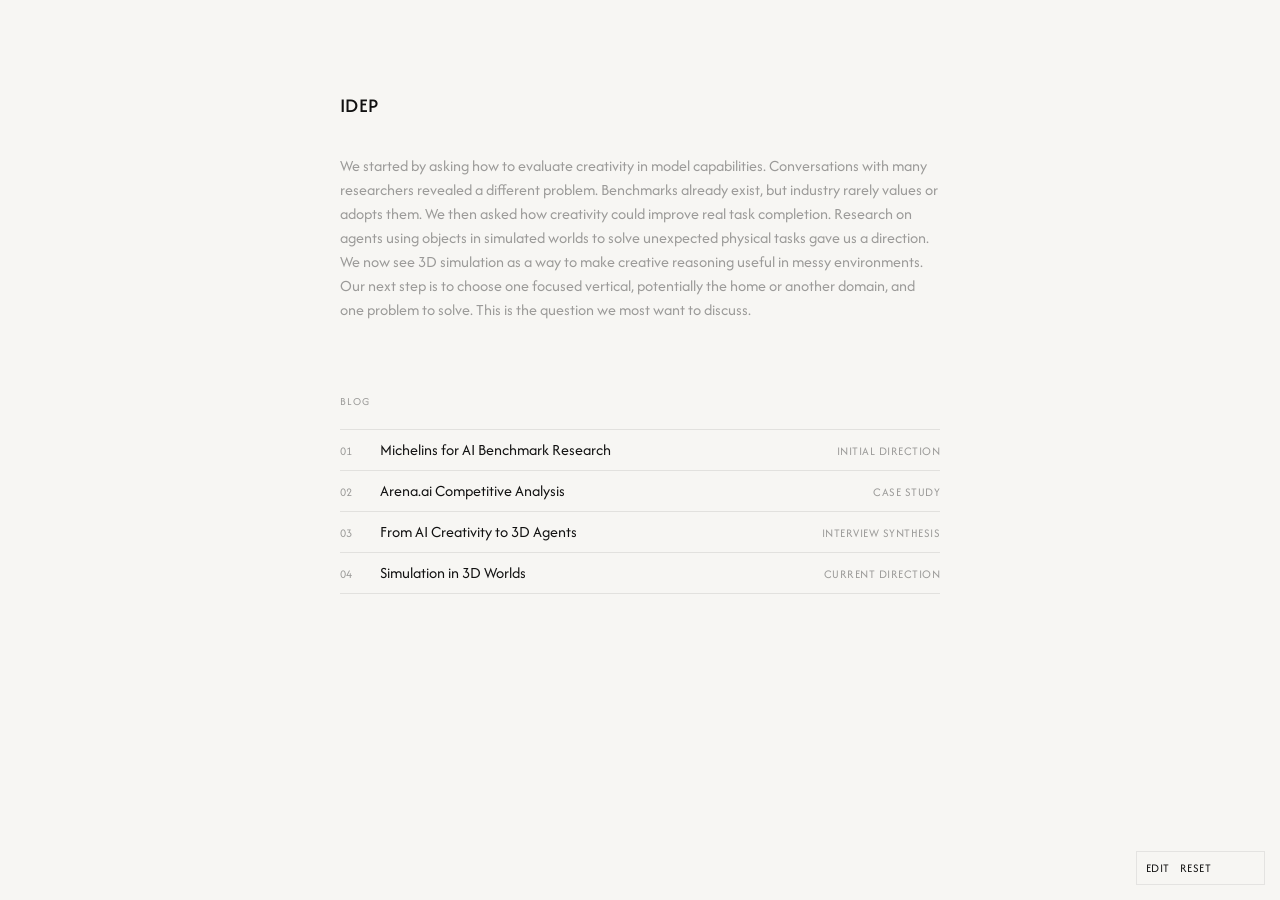
<file: idep-blog.html>
<!doctype html>
<html lang="en">
<head>
  <meta charset="utf-8" />
  <meta name="viewport" content="width=device-width, initial-scale=1" />
  <meta name="description" content="Research notes on AI evaluation, creativity, and 3D agent simulation." />
  <title>IDEP | Research Notes</title>
  <link rel="preconnect" href="https://fonts.googleapis.com" />
  <link rel="preconnect" href="https://fonts.gstatic.com" crossorigin />
  <link href="https://fonts.googleapis.com/css2?family=Afacad:wght@400;500;600&display=swap" rel="stylesheet" />
  <style>
    :root {
      --paper: #f7f6f3;
      --ink: #111111;
      --muted: rgba(17, 17, 17, .4);
      --rule: rgba(17, 17, 17, .09);
      --highlight: #eee9c9;
      --content: 600px;
    }

    * { box-sizing: border-box; }
    html { scroll-behavior: smooth; }
    body {
      margin: 0;
      color: var(--ink);
      background: var(--paper);
      font-family: "Afacad", -apple-system, BlinkMacSystemFont, "Segoe UI", sans-serif;
      font-size: 13px;
      line-height: 1.5;
      -webkit-font-smoothing: antialiased;
    }

    a { color: inherit; }
    button { color: inherit; font: inherit; }
    [hidden] { display: none !important; }

    .home {
      width: min(calc(100% - 32px), var(--content));
      margin: 0 auto;
    }

    .intro {
      min-height: 390px;
      display: flex;
      flex-direction: column;
      justify-content: center;
      max-width: 790px;
      padding: 92px 0 72px;
    }

    .intro h1 {
      margin: 0 0 34px;
      font-size: 1.25rem;
      line-height: 1.4;
      font-weight: 500;
      letter-spacing: .02em;
    }

    .intro p {
      max-width: 600px;
      margin: 0;
      color: var(--muted);
      font-size: 1rem;
      line-height: 1.5;
    }

    .essay-index {
      padding: 0 0 100px;
    }

    .index-label,
    .article-meta,
    .back,
    .article-footer {
      font-family: inherit;
      font-size: .69rem;
      line-height: 1.4;
      letter-spacing: .12em;
      text-transform: uppercase;
    }

    .index-label {
      margin: 0 0 20px;
      color: var(--muted);
    }

    .essay-link {
      display: grid;
      grid-template-columns: 30px 1fr auto;
      gap: 10px;
      align-items: baseline;
      padding: 8px 0;
      border-top: 1px solid var(--rule);
      text-decoration: none;
    }

    .essay-link:last-child { border-bottom: 1px solid var(--rule); }
    .essay-link:hover .essay-title,
    .essay-link:focus-visible .essay-title { background: var(--highlight); }
    .essay-number,
    .essay-type {
      color: var(--muted);
      font-family: inherit;
      font-size: .75rem;
      letter-spacing: .04em;
      text-transform: uppercase;
    }
    .essay-title {
      width: fit-content;
      font-size: 1rem;
      line-height: 1.5;
      transition: background-color .15s ease;
    }

    .reader {
      width: min(calc(100% - 40px), var(--content));
      margin: 0 auto;
      padding: 46px 0 96px;
    }

    .back {
      display: inline-block;
      margin-bottom: 76px;
      border: 0;
      padding: 0 0 4px;
      border-bottom: 1px solid currentColor;
      background: transparent;
      cursor: pointer;
      text-decoration: none;
    }

    .article-header { margin-bottom: 64px; }
    .article-meta { margin: 0 0 18px; color: var(--muted); }
    .article-header h1 {
      margin: 0 0 20px;
      font-size: clamp(2rem, 5vw, 3.1rem);
      line-height: 1.04;
      font-weight: 500;
      letter-spacing: 0;
    }
    .tldr {
      margin: 0 0 72px;
    }
    .tldr-label {
      margin: 0 0 12px;
      color: var(--muted);
      font-size: 1rem;
      line-height: 1.5;
      letter-spacing: .12em;
      text-transform: uppercase;
    }
    .tldr ul {
      margin: 0;
      padding-left: 1.05rem;
    }
    .tldr li {
      margin: .35rem 0;
      padding-left: .2rem;
      font-size: 1rem;
      line-height: 1.5;
    }

    .prose h2 {
      margin: 4.6rem 0 1.3rem;
      padding-top: 0;
      font-size: 1.35rem;
      line-height: 1.25;
      font-weight: 500;
    }
    .prose h3 {
      margin: 3rem 0 1rem;
      font-size: 1rem;
      line-height: 1.25;
    }
    .prose p,
    .prose li,
    .prose dd { font-size: 1rem; }
    .prose p { margin: 0 0 1.35rem; }
    .prose ul { margin: 0 0 2rem; padding-left: 1.25rem; }
    .prose li { margin: .55rem 0; padding-left: .25rem; }
    .prose strong { font-weight: 700; }
    .prose mark {
      padding: .08em .14em;
      color: inherit;
      background: var(--highlight);
      box-decoration-break: clone;
      -webkit-box-decoration-break: clone;
    }
    .prose a { text-underline-offset: 3px; }

    .terms {
      margin: 2.2rem 0 2.8rem;
    }
    .term {
      display: grid;
      grid-template-columns: 135px 1fr;
      gap: 24px;
      padding: 9px 0;
    }
    .term dt { font-weight: 700; }
    .term dd { margin: 0; }

    .formula {
      margin: 1rem 0;
      padding: 15px 0;
      font-family: ui-monospace, SFMono-Regular, Menlo, monospace;
      font-size: .78rem;
      overflow-x: auto;
    }

    .note {
      margin: 2.2rem 0;
      padding: 16px 18px;
      background: rgba(17, 17, 17, .035);
      font-size: 1rem;
    }

    .article-footer {
      margin-top: 76px;
      padding-top: 0;
      color: var(--muted);
    }

    .editor-tools {
      position: fixed;
      right: 16px;
      bottom: 16px;
      z-index: 10;
      display: flex;
      align-items: center;
      gap: 10px;
      padding: 7px 9px;
      background: rgba(247, 246, 243, .94);
      box-shadow: 0 0 0 1px rgba(17, 17, 17, .08);
      backdrop-filter: blur(8px);
    }
    .editor-tools button {
      appearance: none;
      border: 0;
      padding: 0;
      background: transparent;
      cursor: pointer;
      font-size: .75rem;
      letter-spacing: .04em;
      text-transform: uppercase;
    }
    .editor-tools button:hover,
    .editor-tools button:focus-visible { opacity: .55; }
    .editor-status {
      min-width: 34px;
      color: var(--muted);
      font-size: .69rem;
      text-align: right;
    }
    .is-editing [data-edit-id] { cursor: text; }
    .is-editing [data-edit-id]:hover { background: rgba(238, 233, 201, .4); }
    [data-edit-id][contenteditable="true"]:focus {
      outline: 1px solid rgba(17, 17, 17, .2);
      outline-offset: 4px;
      background: rgba(238, 233, 201, .4);
    }

    @media (max-width: 640px) {
      .intro { min-height: 340px; padding: 68px 0 58px; }
      .essay-link { grid-template-columns: 34px 1fr; gap: 12px; }
      .essay-type { display: none; }
      .back { margin-bottom: 62px; }
      .article-header { margin-bottom: 54px; }
      .term { grid-template-columns: 1fr; gap: 4px; }
    }

    @media (prefers-reduced-motion: reduce) {
      html { scroll-behavior: auto; }
    }
  </style>
</head>
<body>
  <main>
    <section class="home" id="home">
      <header class="intro">
        <h1>IDEP</h1>
        <p>We started by asking how to evaluate creativity in model capabilities. Conversations with many researchers revealed a different problem. Benchmarks already exist, but industry rarely values or adopts them. We then asked how creativity could improve real task completion. Research on agents using objects in simulated worlds to solve unexpected physical tasks gave us a direction. We now see 3D simulation as a way to make creative reasoning useful in messy environments. Our next step is to choose one focused vertical, potentially the home or another domain, and one problem to solve. This is the question we most want to discuss.</p>
      </header>

      <nav class="essay-index" aria-label="Research notes">
        <p class="index-label">Blog</p>
        <a class="essay-link" href="#michelins-for-ai">
          <span class="essay-number">01</span>
          <span class="essay-title">Michelins for AI Benchmark Research</span>
          <span class="essay-type">Initial direction</span>
        </a>
        <a class="essay-link" href="#arena-analysis">
          <span class="essay-number">02</span>
          <span class="essay-title">Arena.ai Competitive Analysis</span>
          <span class="essay-type">Case study</span>
        </a>
        <a class="essay-link" href="#creativity-to-agents">
          <span class="essay-number">03</span>
          <span class="essay-title">From AI Creativity to 3D Agents</span>
          <span class="essay-type">Interview synthesis</span>
        </a>
        <a class="essay-link" href="#simulation-in-3d">
          <span class="essay-number">04</span>
          <span class="essay-title">Simulation in 3D Worlds</span>
          <span class="essay-type">Current direction</span>
        </a>
      </nav>
    </section>

    <article class="reader" id="michelins-for-ai" hidden>
      <a class="back" href="#home">← All notes</a>
      <header class="article-header">
        <p class="article-meta">01 · Initial direction</p>
        <h1>Michelins for AI Benchmark Research</h1>
      </header>
      <aside class="tldr" aria-label="Article summary">
        <p class="tldr-label">TL;DR</p>
        <ul>
          <li><strong>Why:</strong> We wanted to understand why strong AI evaluation research often fails to reach industry.</li>
          <li><strong>Key points:</strong> The main gaps are visibility, adoption, and interpretation. Interactive tests and expert review can make capability evidence easier to understand and trust.</li>
          <li><strong>Finding:</strong> Useful benchmarks should evaluate the full system around task execution, not only the foundation model.</li>
        </ul>
      </aside>
      <div class="prose">
        <h2>1. The Model</h2>
        <p>The first Michelin Guide was published in France in 1900. It listed maps, petrol stations, and other resources intended to encourage motorists to travel farther, wear out their tires, and purchase more.</p>
        <p>Over time, the guide developed into a credible restaurant rating system. Anonymous inspectors paid for their own meals and produced independent assessments. <strong>What began as marketing became trusted evaluation infrastructure.</strong></p>

        <h2>2. The Gap</h2>
        <p>AI research and industry lack a comparable system for discovering, interpreting, and validating evaluation methods. New benchmark and data-pipeline research appears faster than most people can meaningfully assess it.</p>
        <dl class="terms">
          <div class="term"><dt>Visibility</dt><dd>Independent research is difficult to discover unless it is continuously maintained, promoted, or associated with a well-known lab.</dd></div>
          <div class="term"><dt>Adoption</dt><dd>Industry teams rarely have enough time to follow every paper or determine which methods matter in their own application context.</dd></div>
          <div class="term"><dt>Interpretation</dt><dd>Benchmark scores describe performance numerically, but many people cannot see what a model can actually do through those numbers alone.</dd></div>
        </dl>
        <p>The result is a visibility gap: <mark>research with strong institutional reach receives attention, while other useful methods remain difficult to find and evaluate.</mark></p>

        <h2>3. The Ecosystem</h2>
        <p>What if evaluating a model were as accessible as playing a game on Steam? Users could interact with capabilities directly, compare how models behave, and discuss the differences through visible evidence.</p>
        <p>Expert “inspectors” could then test whether a capability creates value inside a real application. Their extended reviews would document the model, evaluation method, use context, and observed outcome.</p>
        <p>This evidence could help industry select models, help users understand capabilities, and give researchers feedback about what deserves further development. Together, these exchanges could form a healthier loop between <strong>research, users, and industry.</strong></p>
        <p class="note"><strong>Current takeaway.</strong> Most companies evaluate the foundation model. What matters increasingly is the architecture and systems surrounding task execution. We may need benchmarks that evaluate these systems as a whole.</p>
      </div>
      <footer class="article-footer">IDEP · Research notes</footer>
    </article>

    <article class="reader" id="arena-analysis" hidden>
      <a class="back" href="#home">← All notes</a>
      <header class="article-header">
        <p class="article-meta">02 · Case study</p>
        <h1>Arena.ai Competitive Analysis</h1>
      </header>
      <aside class="tldr" aria-label="Article summary">
        <p class="tldr-label">TL;DR</p>
        <ul>
          <li><strong>Why:</strong> We studied Arena to understand how an evaluation method earned industry trust and adoption.</li>
          <li><strong>Key points:</strong> Arena combined direct human comparisons with open access, frequent leaderboard updates, research visibility, and reusable datasets. Bradley Terry fits fixed model strengths better than sequential Elo.</li>
          <li><strong>Finding:</strong> Adopted benchmarks align with human preferences, separate models with confidence, and use fresh prompts.</li>
        </ul>
      </aside>
      <div class="prose">
        <h2>1. Origin</h2>
        <p>Arena began as a response to a credibility problem. The team trained Vicuna-13B by fine-tuning LLaMA on 70,000 user-shared conversations collected through ShareGPT and built FastChat as an open-source toolkit for training and evaluating chat models.</p>
        <p>Early evaluation relied on GPT-4 as a judge, but a single automated score was not persuasive enough to establish that Vicuna performed better. <strong>Arena introduced direct, pairwise model comparisons based on human votes.</strong></p>
        <h3>Why It Gained Traction</h3>
        <ul>
          <li>Competition among proprietary and open-source models was intense, and many early voters were developers.</li>
          <li>Users could access GPT-4, Claude, and PaLM 2 for free inside the arena.</li>
          <li>The team published an updated leaderboard every two weeks.</li>
          <li>The MT-Bench paper gave the evaluation method research visibility.</li>
          <li>Open datasets made the system useful beyond the product itself.</li>
        </ul>

        <h2>2. Ranking System</h2>
        <h3>Elo</h3>
        <p>Arena initially used Elo because it was familiar and had already appeared in Anthropic’s LLM research.</p>
        <div class="formula">E<sub>A</sub> = 1 / (1 + 10<sup>((R<sub>B</sub> − R<sub>A</sub>) / 400)</sup>)</div>
        <div class="formula">R<sub>A</sub>′ = R<sub>A</sub> + K · (S<sub>A</sub> − E<sub>A</sub>)</div>
        <p>Elo updates ratings one comparison at a time, so results depend on vote order and the selected K value. That behavior makes sense for chess players whose skill changes, but models remain fixed during evaluation.</p>
        <h3>Bradley Terry</h3>
        <div class="formula">P(A beats B) = 1 / (1 + e<sup>(ξ<sub>B</sub> − ξ<sub>A</sub>)</sup>)</div>
        <ul>
          <li>Each model receives one fitted strength value, ξ.</li>
          <li>All votes are fitted together through logistic regression.</li>
          <li>Each battle becomes one row, with +1 for model A and −1 for model B.</li>
          <li>A tie counts as half a win and half a loss.</li>
          <li>The fitted strength is rescaled to resemble Elo, making a 100-point difference roughly equivalent to a 64% win probability.</li>
        </ul>
        <h3>Potential Upgrades</h3>
        <dl class="terms">
          <div class="term"><dt>Davidson / Rao Kupper</dt><dd>Model ties directly instead of converting them into partial wins and losses.</dd></div>
          <div class="term"><dt>Crowd-BT</dt><dd>Weight voters according to their estimated reliability.</dd></div>
          <div class="term"><dt>Prompt-to-Leaderboard</dt><dd>Estimate model rankings conditionally for different kinds of prompts.</dd></div>
          <div class="term"><dt>Mixture Models</dt><dd>Represent different user preferences instead of forcing every vote into one shared ranking.</dd></div>
        </dl>

        <h2>3. Arena-Hard</h2>
        <p>A stronger benchmark depends on three qualities:</p>
        <dl class="terms">
          <div class="term"><dt>Human Agreement</dt><dd>Scores should correlate with human preferences in real-world use cases.</dd></div>
          <div class="term"><dt>Separability</dt><dd>Scores should include confidence intervals and distinguish models with high confidence.</dd></div>
          <div class="term"><dt>Freshness</dt><dd>Prompts should be new and unseen to reduce test leakage.</dd></div>
        </dl>
        <p><a href="https://arena.ai/blog/arena-hard" target="_blank" rel="noopener noreferrer">Read the Arena-Hard blog</a> or visit the <a href="https://github.com/lmarena/arena-hard-auto" target="_blank" rel="noopener noreferrer">GitHub repository</a>.</p>
      </div>
      <footer class="article-footer">IDEP · Research notes</footer>
    </article>

    <article class="reader" id="creativity-to-agents" hidden>
      <a class="back" href="#home">← All notes</a>
      <header class="article-header">
        <p class="article-meta">03 · Interview synthesis</p>
        <h1>From AI Creativity to 3D Agents</h1>
      </header>
      <aside class="tldr" aria-label="Article summary">
        <p class="tldr-label">TL;DR</p>
        <ul>
          <li><strong>Why:</strong> We interviewed creativity researchers to clarify what should be measured and what evidence matters.</li>
          <li><strong>Key points:</strong> Creativity evaluation must separate outcome, behavior, and process. A strategy should work within its environment, differ in its logic, and create value over time.</li>
          <li><strong>Finding:</strong> 3D simulation can reveal how a strategy emerges and whether it transfers across changing environments.</li>
        </ul>
      </aside>
      <div class="prose">
        <h2>1. Define</h2>
        <p>The interviews revealed that AI creativity research often examines different objects.</p>
        <dl class="terms">
          <div class="term"><dt>Cheng Qian</dt><dd>In EscapeBench and CreativityBench, <strong>creativity appears as unconventional but effective tool use</strong> within a constrained action space.</dd></div>
          <div class="term"><dt>Antonios Liapis</dt><dd>Creativity cannot be reduced to a final artifact. <strong>It emerges through interaction, selection, and shifts in direction.</strong></dd></div>
          <div class="term"><dt>Vijeta Deshpande</dt><dd>A shared capability appears across creativity tasks, but <strong>it cannot explain why an output matters in a specific context.</strong></dd></div>
        </dl>
        <p>These different definitions also lead researchers to evaluate creativity at different levels.</p>
        <dl class="terms">
          <div class="term"><dt>Outcome</dt><dd>Task completion, novelty, and usefulness. Easy to compare; weak at explaining how a solution emerged.</dd></div>
          <div class="term"><dt>Behavior</dt><dd>Tools used and strategy selected. Reveals meaningful difference, but may mistake randomness for exploration.</dd></div>
          <div class="term"><dt>Process</dt><dd>Departure from the common path, response to failure, and triggers for strategy shifts. Shows how ideas evolve and influence later decisions.</dd></div>
        </dl>
        <p><mark>These levels answer three different questions: what result was produced, what method was used, and how that method was discovered.</mark></p>

        <h2>2. Reframe</h2>
        <p>Moving away from a universal creativity score does not mean discarding the earlier research. The interviews helped us preserve three forms of evidence that can travel across domains:</p>
        <dl class="terms">
          <div class="term"><dt>Outcome</dt><dd>Whether the agent solved the problem and whether the result was effective and reproducible.</dd></div>
          <div class="term"><dt>Process</dt><dd>How the agent explored, failed, gathered information, and changed direction, including whether an early attempt became valuable later.</dd></div>
          <div class="term"><dt>Strategy</dt><dd>Which approach the agent ultimately used and whether it truly differed from the common solution.</dd></div>
        </dl>
        <p>Using this evidence, we can replace the broad judgment “Is this behavior creative?” with three more specific judgments: <strong>Does it work within the environmental constraints? Does its strategic logic differ? Does it create value over time?</strong></p>

        <h2>3. Ground</h2>
        <p>Qiancheng’s research provides a key bridge. In EscapeBench, an agent completes escape-room-like tasks using available objects and actions. Success remains objectively verifiable, but the correct intermediate steps are not prescribed.</p>
        <p>CreativityBench extends this idea to unconventional object use. Together, the benchmarks combine a clear goal with an open solution space where behavior leaves verifiable consequences.</p>
        <p>In 3D simulation, agents act through spatial relationships and environmental feedback. Researchers can replay complete trajectories and systematically vary the world.</p>
        <p class="note"><strong>The shift.</strong> Qiancheng’s work asks whether an agent can find an unconventional but effective solution; 3D simulation lets us ask <mark>how that solution emerged and whether it transfers.</mark></p>
      </div>
      <footer class="article-footer">IDEP · Research notes</footer>
    </article>

    <article class="reader" id="simulation-in-3d" hidden>
      <a class="back" href="#home">← All notes</a>
      <header class="article-header">
        <p class="article-meta">04 · Current direction</p>
        <h1>Simulation in 3D Worlds</h1>
      </header>
      <aside class="tldr" aria-label="Article summary">
        <p class="tldr-label">TL;DR</p>
        <ul>
          <li><strong>Why:</strong> We needed to identify where 3D simulation creates value beyond interviews, spreadsheets, and conventional simulation.</li>
          <li><strong>Key points:</strong> Behavioral simulation predicts coordination. Physical simulation tests action with spatial consequences. The two directions are high stakes collective orchestration and embodied task execution.</li>
          <li><strong>Finding:</strong> We should choose one focused vertical where 3D is essential, potentially a task in the home.</li>
        </ul>
      </aside>
      <div class="prose">
        <h2>1. Distinguish</h2>
        <p>Simulating agent-to-agent communication in a three-dimensional setting is different from placing agents inside a world governed by physical properties.</p>
        <dl class="terms">
          <div class="term"><dt>Behavioral Simulation</dt><dd>Models how people or agents communicate, coordinate, and make decisions inside a spatial context.</dd></div>
          <div class="term"><dt>Physical Simulation</dt><dd>Models movement, object interaction, spatial constraints, and embodied task execution, as required in robotics.</dd></div>
        </dl>
        <p>The first predicts behavior. The second tests whether an agent can act successfully in a world with physical consequences. <strong>Our next decision is which of these systems creates a meaningful and testable form of enterprise value.</strong></p>
        <h3>The Simile Reference</h3>
        <p>Simile applies behavioral prediction to retail and merchandising contexts, including work associated with CVS. Its direction moved away from a persistent 3D environment and toward collecting richer human-behavior data through interviews.</p>
        <p><mark>When does representing behavior in 3D add value that cannot be produced through interviews, spreadsheets, or conventional simulation?</mark></p>

        <h2>2. Orchestrate</h2>
        <p>One direction is large-scale orchestration: using simulation to compare plans before many people must execute them under time pressure.</p>
        <p><strong>The useful cases share three properties:</strong> many people, a short execution window, and a high cost of failure.</p>
        <dl class="terms">
          <div class="term"><dt>Retail</dt><dd>Coordinate merchandising, staffing, customer flow, and operational changes across a store.</dd></div>
          <div class="term"><dt>Plant Turnaround</dt><dd>Plan maintenance logistics when a refinery or industrial plant must stop, service equipment, and restart quickly.</dd></div>
          <div class="term"><dt>Hospital Move Day</dt><dd>Coordinate staff, patients, equipment, routes, and dependencies during a facility transition.</dd></div>
          <div class="term"><dt>Architecture Planning</dt><dd>Test how layouts influence movement, collaboration, congestion, and use before construction or reconfiguration.</dd></div>
        </dl>

        <h2>3. Embody</h2>
        <p>A second direction is to simulate physical environments and evaluate how agents manipulate objects, navigate constraints, and discover effective strategies.</p>
        <dl class="terms">
          <div class="term"><dt>Generated Homes</dt><dd>Create diverse 3D domestic environments for training and evaluating robots on household tasks.</dd></div>
          <div class="term"><dt>Drone Airspace</dt><dd>Simulate traffic, separation, and detect-and-avoid behavior for operations beyond the pilot’s visual line of sight.</dd></div>
        </dl>
        <p>The FAA has proposed Part 108 as a framework for routine beyond-visual-line-of-sight operations. This creates a timely setting for testing how autonomous systems detect aircraft, respond to conflict, and coordinate safely in shared airspace.</p>
        <p><a href="https://www.faa.gov/newsroom/us-transportation-secretary-sean-p-duffy-unveils-proposed-rule-unleash-american-drone" target="_blank" rel="noopener noreferrer">Read the FAA proposed BVLOS rule</a>.</p>
        <p class="note"><strong>Open decision.</strong> Simulate collective behavior, or test embodied task execution?</p>
      </div>
      <footer class="article-footer">IDEP · Research notes</footer>
    </article>
  </main>

  <div class="editor-tools" aria-label="Page editor">
    <button type="button" id="edit-toggle">Edit</button>
    <button type="button" id="edit-reset">Reset</button>
    <span class="editor-status" id="edit-status" aria-live="polite"></span>
  </div>

  <script>
    const home = document.querySelector('#home');
    const articles = [...document.querySelectorAll('.reader')];
    const editToggle = document.querySelector('#edit-toggle');
    const editReset = document.querySelector('#edit-reset');
    const editStatus = document.querySelector('#edit-status');
    const editStoragePrefix = 'idep-copy-v1:';
    const editableSelector = [
      '.intro h1',
      '.intro p',
      '.essay-title',
      '.article-header h1',
      '.tldr li',
      '.prose h2',
      '.prose h3',
      '.prose p',
      '.prose li',
      '.prose dt',
      '.prose dd'
    ].join(',');
    const editableElements = [...new Set(document.querySelectorAll(editableSelector))];
    let editing = false;
    let statusTimer;

    editableElements.forEach((element, index) => {
      const editId = `copy-${index}`;
      element.dataset.editId = editId;
      try {
        const saved = localStorage.getItem(`${editStoragePrefix}${editId}`);
        if (saved !== null) element.innerHTML = saved;
      } catch (error) {
        editStatus.textContent = 'Local only';
      }

      element.addEventListener('input', () => {
        try {
          localStorage.setItem(`${editStoragePrefix}${editId}`, element.innerHTML);
          editStatus.textContent = 'Saved';
          clearTimeout(statusTimer);
          statusTimer = setTimeout(() => { editStatus.textContent = ''; }, 1200);
        } catch (error) {
          editStatus.textContent = 'Not saved';
        }
      });
    });

    function setEditing(active) {
      editing = active;
      document.body.classList.toggle('is-editing', editing);
      editableElements.forEach((element) => {
        element.contentEditable = editing ? 'true' : 'false';
        element.spellcheck = editing;
      });
      editToggle.textContent = editing ? 'Done' : 'Edit';
      editStatus.textContent = editing ? 'Editing' : '';
    }

    editToggle.addEventListener('click', () => setEditing(!editing));

    editReset.addEventListener('click', () => {
      if (!window.confirm('Reset all browser edits to the original page text?')) return;
      try {
        editableElements.forEach((element) => {
          localStorage.removeItem(`${editStoragePrefix}${element.dataset.editId}`);
        });
      } finally {
        location.reload();
      }
    });

    document.addEventListener('click', (event) => {
      if (editing && event.target.closest('a')) event.preventDefault();
    });

    function showPage() {
      const id = location.hash.slice(1);
      const article = articles.find((item) => item.id === id);
      home.hidden = Boolean(article);
      articles.forEach((item) => { item.hidden = item !== article; });
      document.title = article
        ? `${article.querySelector('h1').textContent} | IDEP`
        : 'IDEP | Research Notes';
      window.scrollTo(0, 0);
    }

    window.addEventListener('hashchange', showPage);
    showPage();
  </script>
</body>
</html>
</file>
